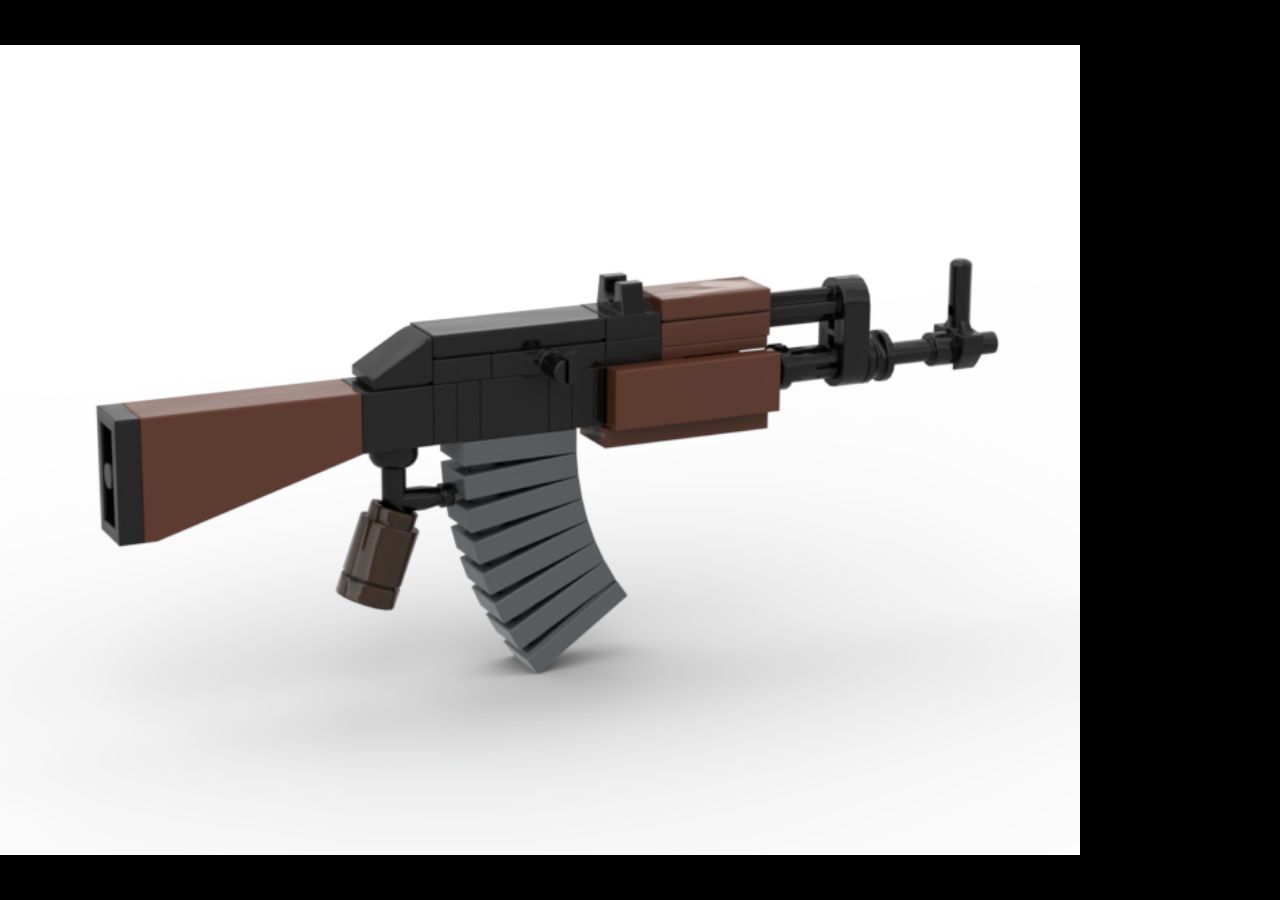
<file: ak-47.html>
<!DOCTYPE html>
<html>

<head>
	<title>LNC | AK-47</title>
	<link
		rel="icon"
		type="image/x-icon"
		href="/images/LNC Logo800 px.png"
	>
	<link
		rel="stylesheet"
		type="text/css"
		href="styles.css"
	>
	<style>
		html {
			height: 100%;
		}

		img {
			height: 90%;
		}
	</style>
</head>

<body style="
	background-color: black;
	height: 100%;
	display: flex;
	align-items: center;
	justify-content: space-evenly;
	gap: 20%;
">
	<img src="images/mini-weapons/csgo/CSGO Assault rifles - AK47_0.png">
	<img src="images/mini-weapons/csgo/CSGO Assault rifles - AK47_1.png">
	<img src="images/mini-weapons/csgo/CSGO Assault rifles - AK47_2.png">
	<img src="images/mini-weapons/csgo/CSGO Assault rifles - AK47_3.png">
	<img src="images/mini-weapons/csgo/CSGO Assault rifles - AK47_4.png">
	<img src="images/mini-weapons/csgo/CSGO Assault rifles - AK47_5.png">
	<img src="images/mini-weapons/csgo/CSGO Assault rifles - AK47_6.png">
</body>

</html>
</file>
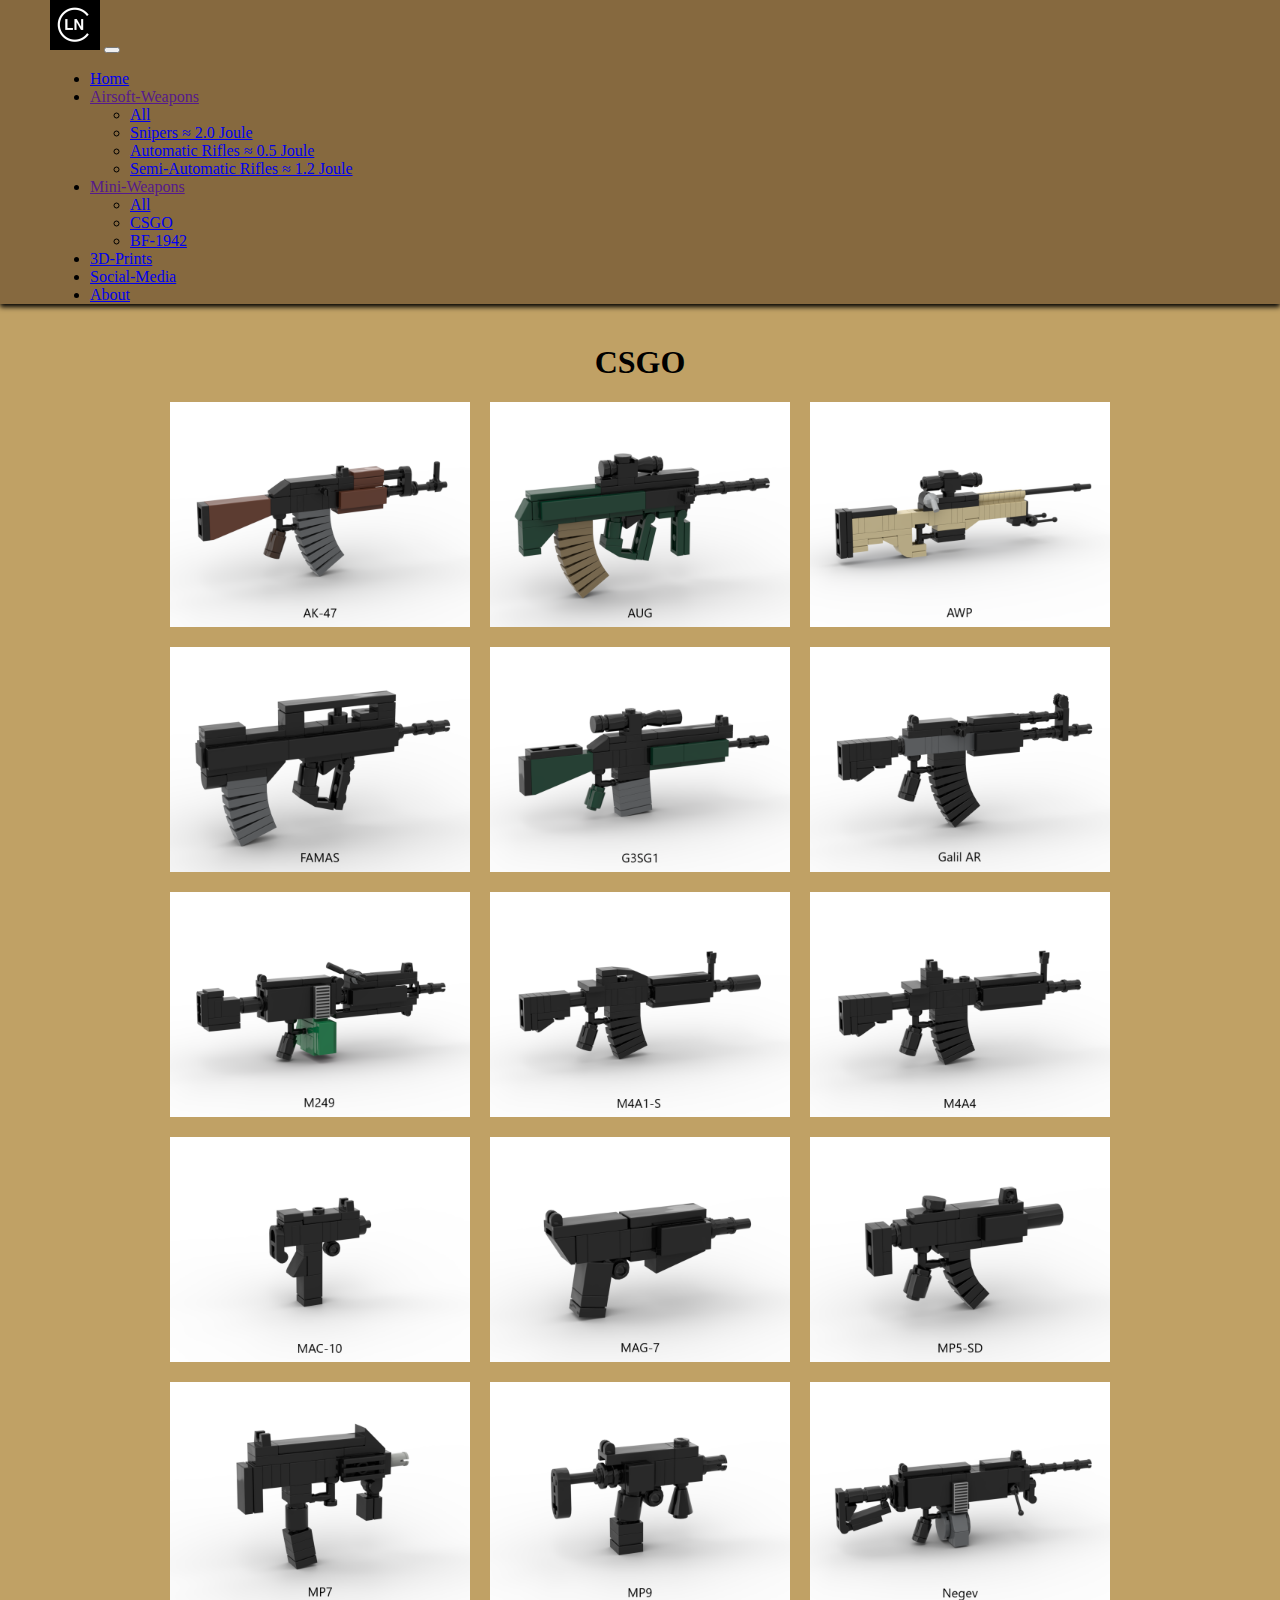
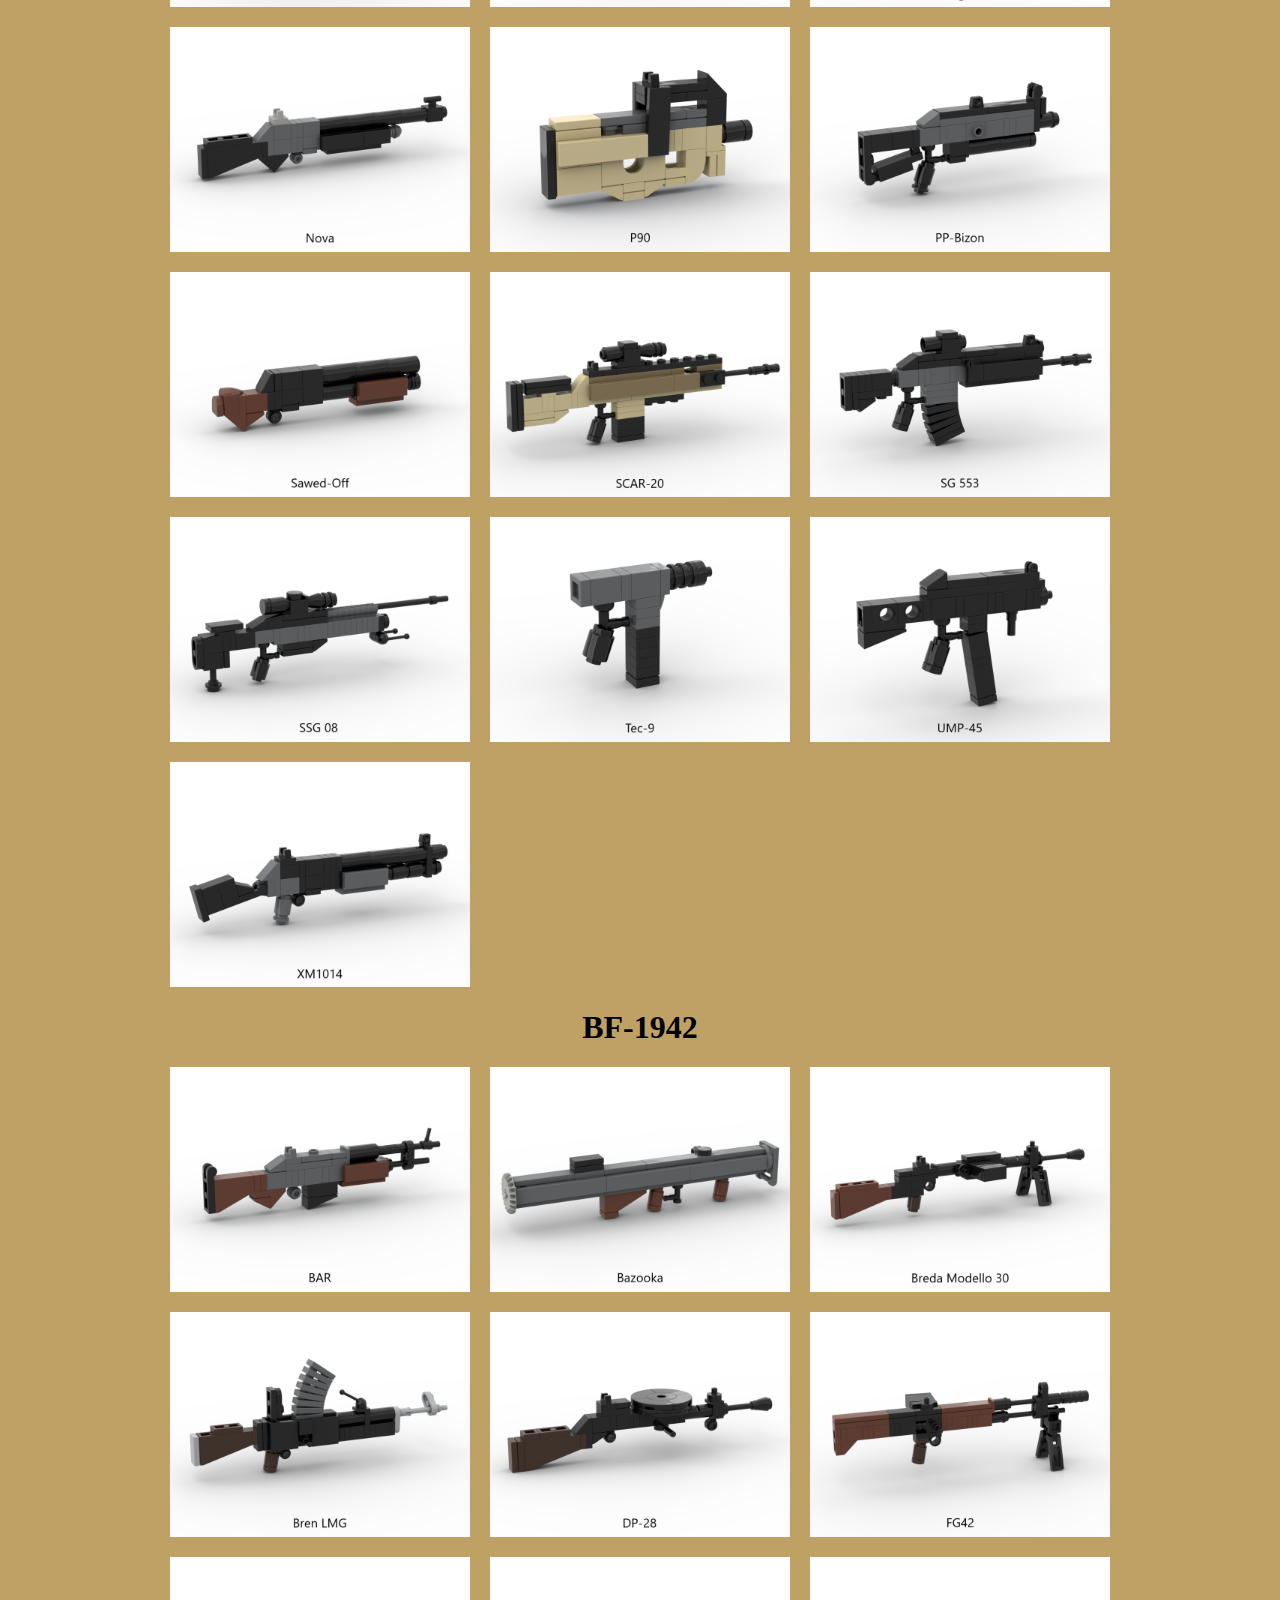
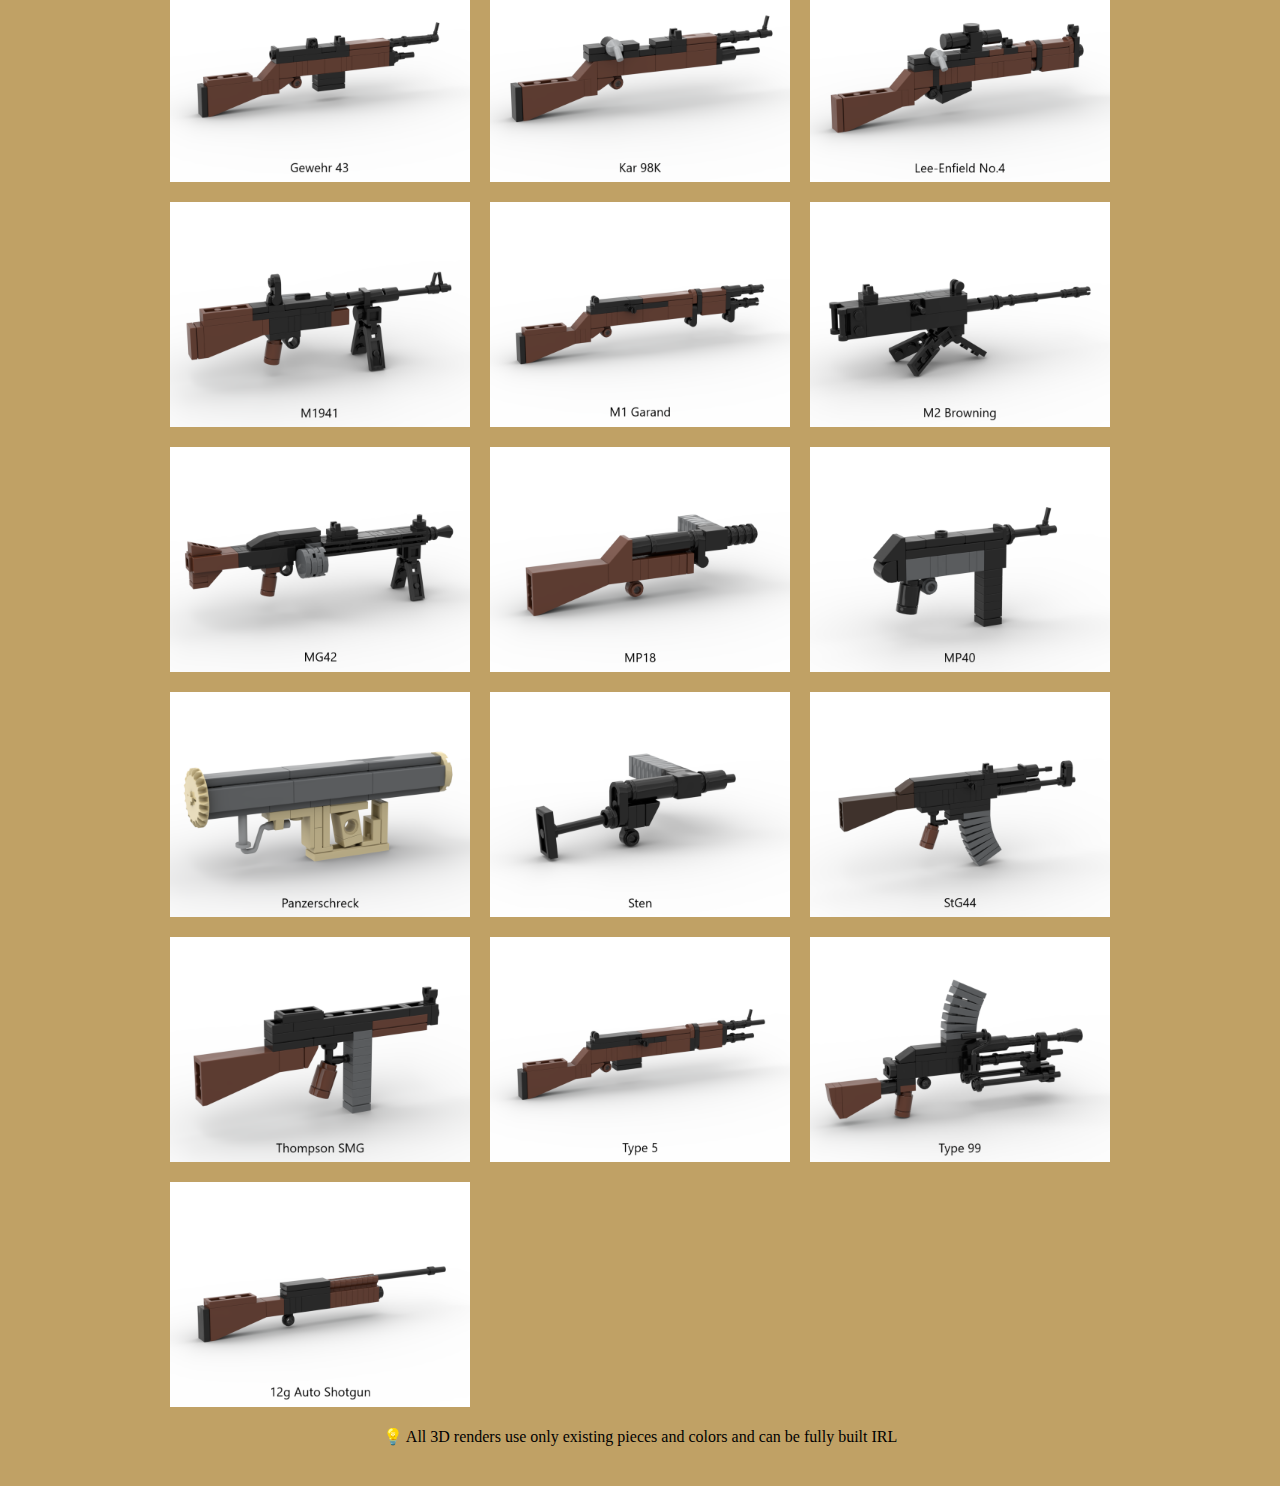
<file: mini-weapons.html>
<!DOCTYPE html>
<html>

<head>
	<title>LNC | Mini-Weapons</title>
	<link
		rel="icon"
		type="image/x-icon"
		href="/images/LNC Logo800 px.png"
	>
	<link
		rel="stylesheet"
		type="text/css"
		href="styles.css"
	>
	<link
		href="https://cdn.jsdelivr.net/npm/bootstrap@5.1.3/dist/css/bootstrap.min.css"
		rel="stylesheet"
		integrity="sha384-1BmE4kWBq78iYhFldvKuhfTAU6auU8tT94WrHftjDbrCEXSU1oBoqyl2QvZ6jIW3"
		crossorigin="anonymous"
	>
	<style>
		h1,
		.center {
			text-align: center;
		}

		.image-container {
			display: grid;
			grid-template-columns: repeat(auto-fill, 300px);
			gap: 20px;
			justify-content: center;
		}

		.image-container>img {
			width: 300px;
		}
	</style>
</head>

<body>
	<nav class="navbar sticky-top navbar-expand-lg navbar-light">
		<div class="container-fluid">
			<img
				style="
				height: 50px;
				object-fit: contain;
				"
				src="images/LNC Logo800 px.png"
			>
			<button
				class="navbar-toggler"
				type="button"
				data-bs-toggle="collapse"
				data-bs-target="#navbarNavDropdown"
			>
				<span class="navbar-toggler-icon"></span>
			</button>
			<div
				class="collapse navbar-collapse"
				id="navbarNavDropdown"
			>
				<ul class="navbar-nav ms-auto">
					<li class="nav-item">
						<a
							class="nav-link"
							href="/"
						>Home</a>
					</li>
					<li class="nav-item dropdown">
						<a
							class="nav-link dropdown-toggle"
							href=""
							data-bs-toggle="dropdown"
						>
							Airsoft-Weapons
						</a>
						<ul class="dropdown-menu">
							<li><a
									class="dropdown-item"
									href="airsoft-weapons.html"
								>All</a></li>
							<li><a
									class="dropdown-item"
									href="airsoft-weapons.html#Snipers"
								>Snipers ≈ 2.0 Joule</a></li>
							<li><a
									class="dropdown-item"
									href="airsoft-weapons.html#Automatic_Rifles"
								>Automatic Rifles ≈ 0.5 Joule</a></li>
							<li><a
									class="dropdown-item"
									href="airsoft-weapons.html#Semi-Automatic_Rifles"
								>Semi-Automatic Rifles ≈ 1.2 Joule</a></li>
						</ul>
					</li>
					<li class="nav-item dropdown">
						<a
							class="nav-link active dropdown-toggle"
							href=""
							data-bs-toggle="dropdown"
						>
							Mini-Weapons
						</a>
						<ul class="dropdown-menu">
							<li><a
									class="dropdown-item"
									href="mini-weapons.html"
								>All</a></li>
							<li><a
									class="dropdown-item"
									href="mini-weapons.html#CSGO"
								>CSGO</a></li>
							<li><a
									class="dropdown-item"
									href="mini-weapons.html#BF-1942"
								>BF-1942</a></li>
						</ul>
					</li>
					<li class="nav-item">
						<a
							class="nav-link"
							href="airsoft-weapons.html"
						>3D-Prints</a>
					</li>
					<li class="nav-item">
						<a
							class="nav-link"
							href="#"
						>Social-Media</a>
					</li>
					<li class="nav-item">
						<a
							class="nav-link"
							href="#"
						>About</a>
					</li>
				</ul>
			</div>
		</div>
	</nav>
	<div class="content-area">
		<h1><a
				class="anchor"
				id="CSGO"
			></a>CSGO</h1>
		<div class="image-container">
			<img
				style="cursor: pointer;"
				src="images/mini-weapons/csgo/Miniweapons (CSGO) Assault Rifle, AK47.png"
				onclick="window.location.href = 'ak-47.html'"
			>
			<img src="images/mini-weapons/csgo/Miniweapons (CSGO) Assault Rifle, AUG.png">
			<img src="images/mini-weapons/csgo/Miniweapons (CSGO) Sniper Rifle, AWP.png">
			<img src="images/mini-weapons/csgo/Miniweapons (CSGO) Assault Rifle, FAMAS.png">
			<img src="images/mini-weapons/csgo/Miniweapons (CSGO) Sniper Rifle, G3SG1.png">
			<img src="images/mini-weapons/csgo/Miniweapons (CSGO) Assault Rifle, Galil AR.png">
			<img src="images/mini-weapons/csgo/Miniweapons (CSGO) Machine Guns, M249.png">
			<img src="images/mini-weapons/csgo/Miniweapons (CSGO) Assault Rifle, M4A1-S.png">
			<img src="images/mini-weapons/csgo/Miniweapons (CSGO) Assault Rifle, M4A4.png">
			<img src="images/mini-weapons/csgo/Miniweapons (CSGO) SMG, MAC-10.png">
			<img src="images/mini-weapons/csgo/Miniweapons (CSGO) Shotgun, MAG-7.png">
			<img src="images/mini-weapons/csgo/Miniweapons (CSGO) SMG, MP5-SD.png">
			<img src="images/mini-weapons/csgo/Miniweapons (CSGO) SMG, MP7.png">
			<img src="images/mini-weapons/csgo/Miniweapons (CSGO) SMG, MP9.png">
			<img src="images/mini-weapons/csgo/Miniweapons (CSGO) Machine Guns, Negev.png">
			<img src="images/mini-weapons/csgo/Miniweapons (CSGO) Shotgun, Nova.png">
			<img src="images/mini-weapons/csgo/Miniweapons (CSGO) SMG, P90.png">
			<img src="images/mini-weapons/csgo/Miniweapons (CSGO) SMG, PP-Bizon.png">
			<img src="images/mini-weapons/csgo/Miniweapons (CSGO) Shotgun, Sawed-Off.png">
			<img src="images/mini-weapons/csgo/Miniweapons (CSGO) Sniper Rifle, SCAR-20.png">
			<img src="images/mini-weapons/csgo/Miniweapons (CSGO) Assault Rifle, SG 553.png">
			<img src="images/mini-weapons/csgo/Miniweapons (CSGO) Sniper Rifle, SSG 08.png">
			<img src="images/mini-weapons/csgo/Miniweapons (CSGO) Pistol, Tec-9.png">
			<img src="images/mini-weapons/csgo/Miniweapons (CSGO) SMG, UMP-45.png">
			<img src="images/mini-weapons/csgo/Miniweapons (CSGO) Shotgun, XM1014.png">
		</div>
		<h1><a
				class="anchor"
				id="BF-1942"
			></a>BF-1942</h1>
		<div class="image-container">
			<img src="images/mini-weapons/bf-1942/Miniweapons (BF-1942) Assault Rifle, BAR.png">
			<img src="images/mini-weapons/bf-1942/Miniweapons (BF-1942) Rocket Launcher, Bazooka.png">
			<img src="images/mini-weapons/bf-1942/Miniweapons (BF-1942) Machine Gun, Breda Modello 30.png">
			<img src="images/mini-weapons/bf-1942/Miniweapons (BF-1942) Machine Gun, Bren LMG.png">
			<img src="images/mini-weapons/bf-1942/Miniweapons (BF-1942) Machine Gun, DP-28.png">
			<img src="images/mini-weapons/bf-1942/Miniweapons (BF-1942) Machine Gun, FG42.png">
			<img src="images/mini-weapons/bf-1942/Miniweapons (BF-1942) Marksman Rifle, Gewehr 43.png">
			<img src="images/mini-weapons/bf-1942/Miniweapons (BF-1942) Marksman Rifle, Kar 98K.png">
			<img src="images/mini-weapons/bf-1942/Miniweapons (BF-1942) Marksman Rifle, Lee-Enfield No.4.png">
			<img src="images/mini-weapons/bf-1942/Miniweapons (BF-1942) Machine Gun, M1941.png">
			<img src="images/mini-weapons/bf-1942/Miniweapons (BF-1942) Marksman Rifle, M1 Garand.png">
			<img src="images/mini-weapons/bf-1942/Miniweapons (BF-1942) Machine Gun, M2 Brwoning.png">
			<img src="images/mini-weapons/bf-1942/Miniweapons (BF-1942) Machine Gun, MG42.png">
			<img src="images/mini-weapons/bf-1942/Miniweapons (BF-1942) SMG, MP18.png">
			<img src="images/mini-weapons/bf-1942/Miniweapons (BF-1942) SMG, MP40.png">
			<img src="images/mini-weapons/bf-1942/Miniweapons (BF-1942) Rocket Launcher, Panzerschreck.png">
			<img src="images/mini-weapons/bf-1942/Miniweapons (BF-1942) SMG, Sten.png">
			<img src="images/mini-weapons/bf-1942/Miniweapons (BF-1942) Assault Rifle, StG44.png">
			<img src="images/mini-weapons/bf-1942/Miniweapons (BF-1942) SMG, Thompson SMG.png">
			<img src="images/mini-weapons/bf-1942/Miniweapons (BF-1942) Marksman Rifle, Type 5.png">
			<img src="images/mini-weapons/bf-1942/Miniweapons (BF-1942) Machine Gun, Type 99.png">
			<img src="images/mini-weapons/bf-1942/Miniweapons (BF-1942) Shotgun, 12g Auto Shotgun.png">			
		</div>
		<div
			style="margin: 20px;"
			class="center"
		>💡 All 3D renders use only existing pieces and colors and can be fully built IRL</div>
	</div>
	<script
		src="https://cdn.jsdelivr.net/npm/bootstrap@5.1.3/dist/js/bootstrap.bundle.min.js"
		integrity="sha384-ka7Sk0Gln4gmtz2MlQnikT1wXgYsOg+OMhuP+IlRH9sENBO0LRn5q+8nbTov4+1p"
		crossorigin="anonymous"
	></script>
</body>

</html>
</file>
<file: styles.css>
html>body{
	margin: 0;
	background-color: #C0A165;
}

.navbar{
	background-color: #86693F;
	box-shadow: 0 3px 5px black;
}
@media (min-width: 992px) {
	.navbar {
		padding: 0 50px;
	}
}

.content-area{
	margin: 40px;
}

/* Anker verschieben, damit nicht vom fixed Header verdeckt */
a.anchor {
	display: block;
	position: relative;
	top: -66px;
	visibility: hidden;
}
</file>
